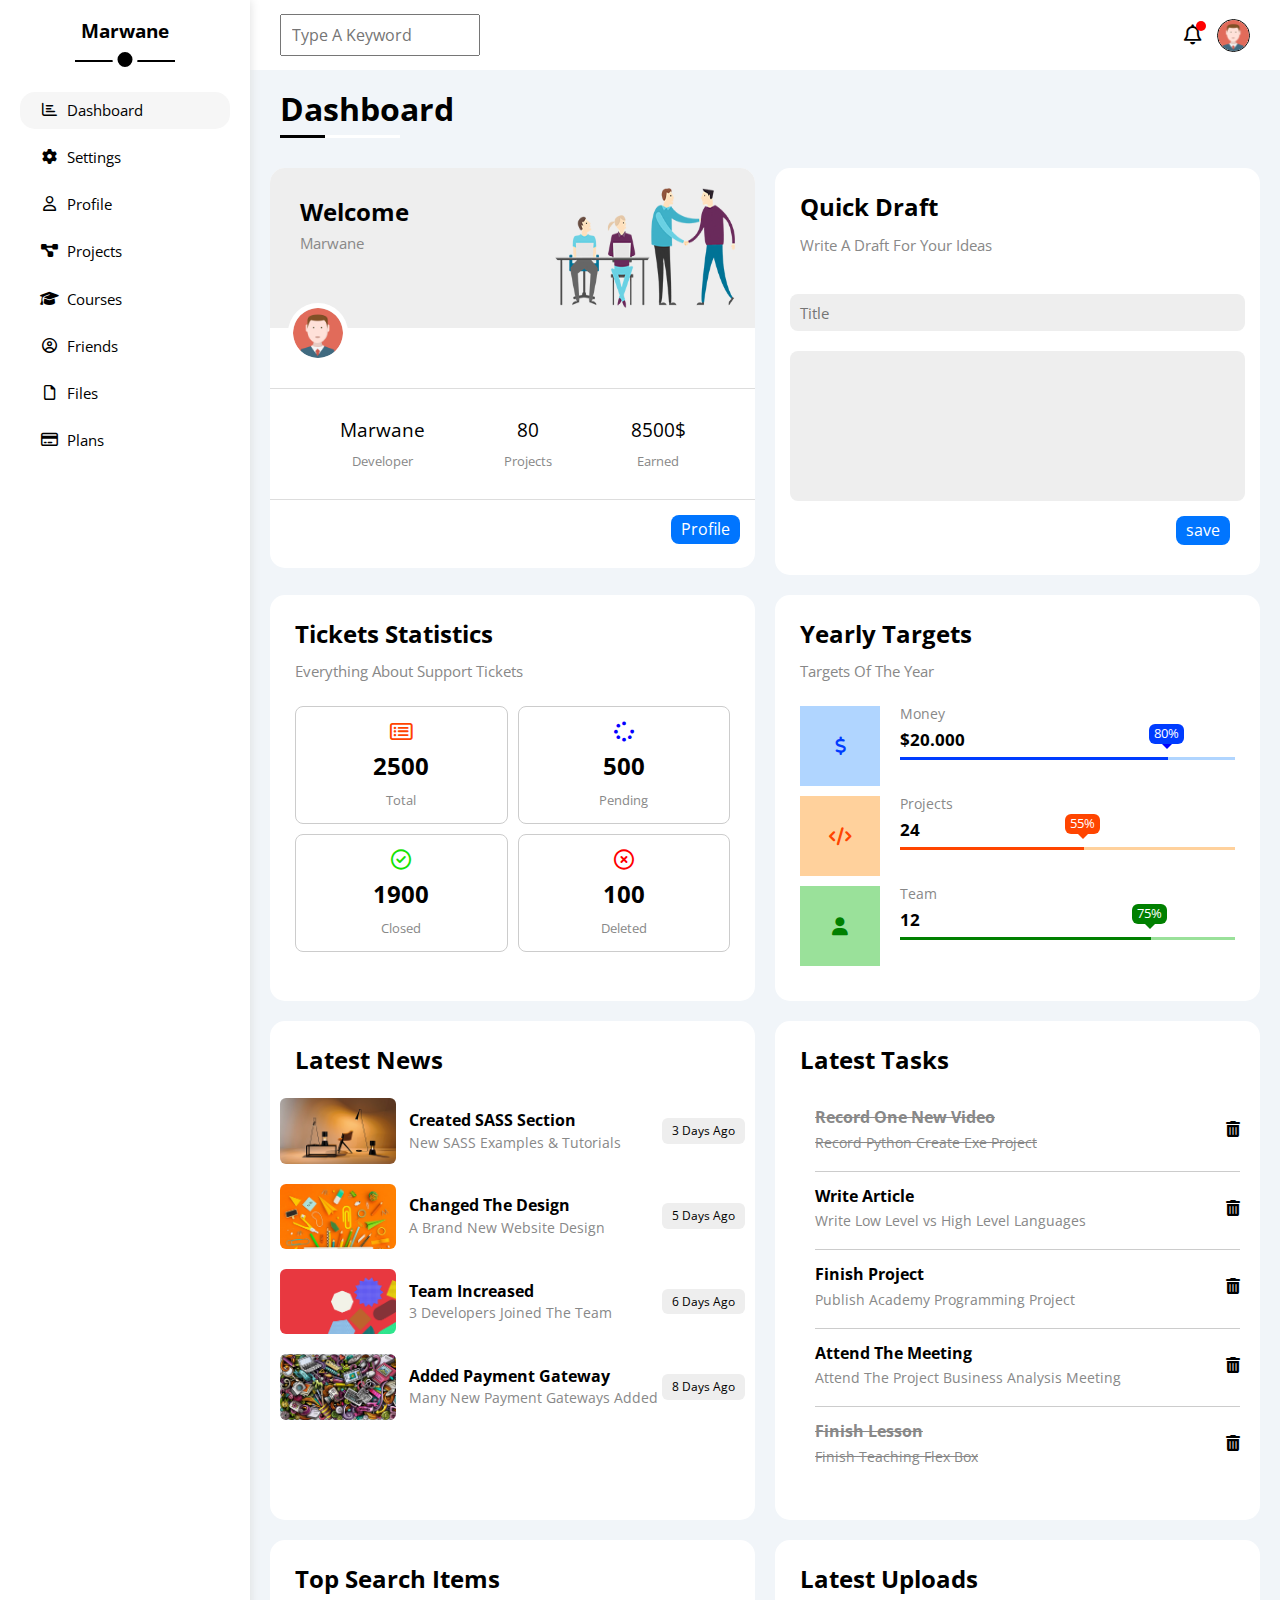
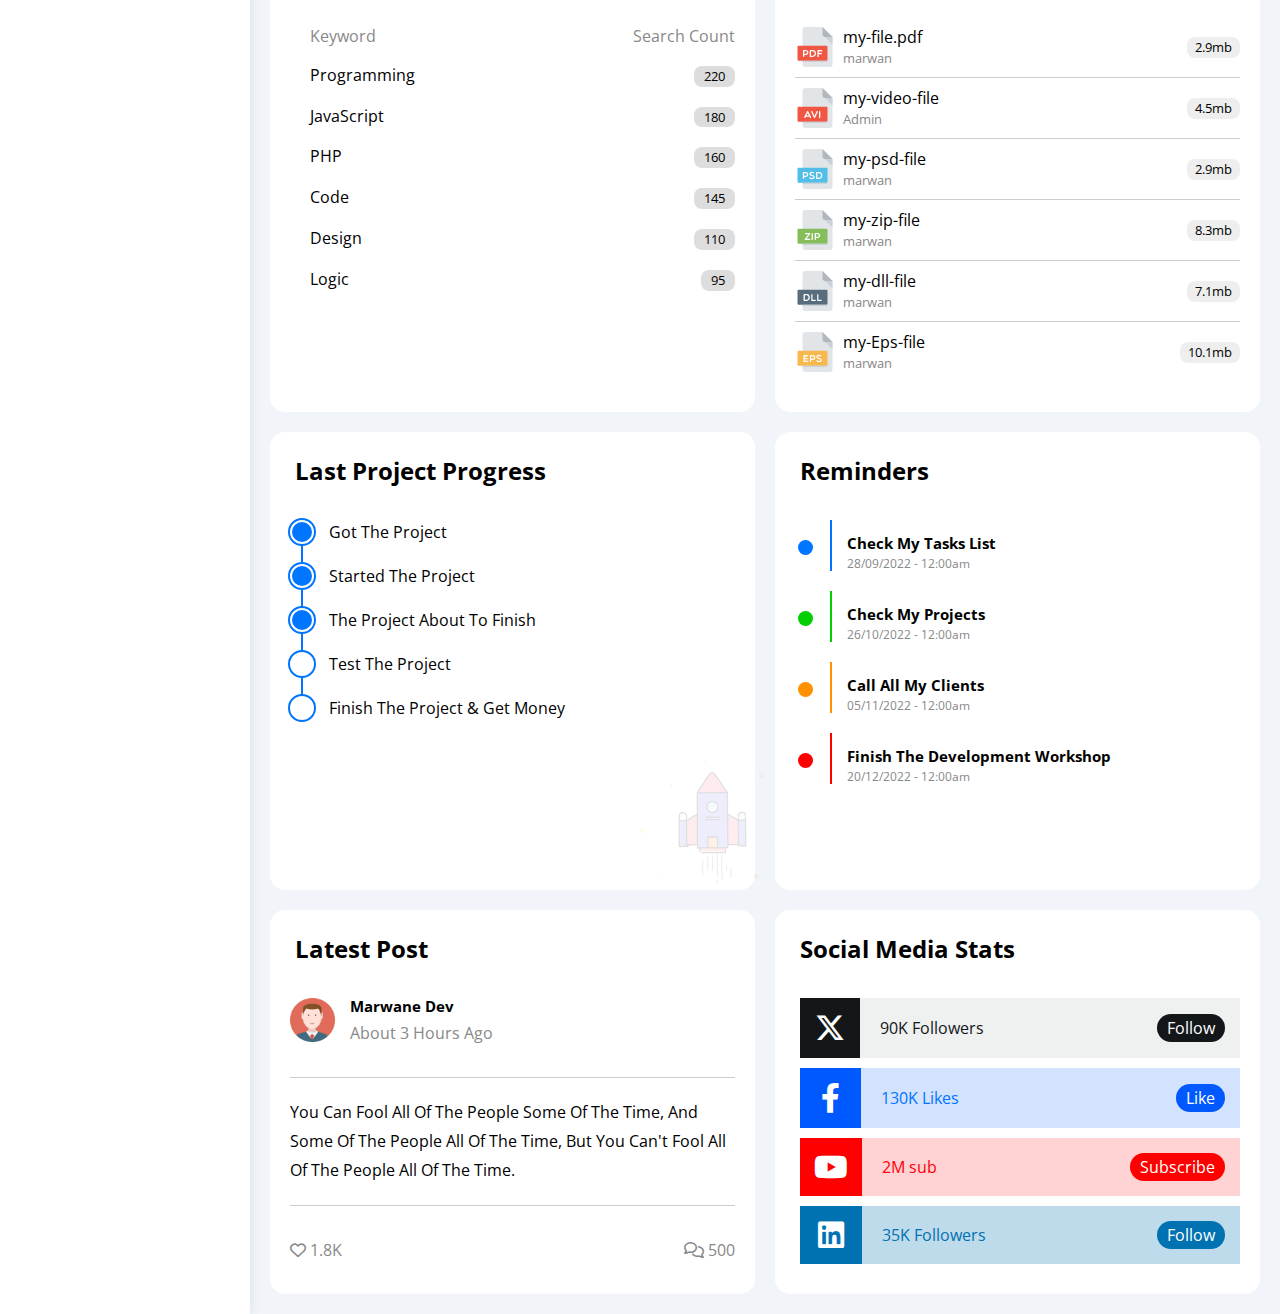
<file: index.html>
<!DOCTYPE html>
<html lang="en">
<head>
    <meta charset="UTF-8">
    <meta name="viewport" content="width=device-width, initial-scale=1.0">
    <title>Dashboard</title>
    <link rel="stylesheet" href="css/main.css">
    <link rel="stylesheet" href="css/all.min.css">
    <link rel="stylesheet" href="css/normalize.css">
    <link rel="preconnect" href="https://fonts.googleapis.com" />
    <link rel="preconnect" href="https://fonts.gstatic.com" crossorigin />
    <link href="https://fonts.googleapis.com/css2?family=Open+Sans:wght@300;500&display=swap" rel="stylesheet" />
</head>
<body>
    <div class="page">
        <div class="m-h">
        <menu>
            <h3>Marwane</h3>
            <ul>
                <li class="active">
                    <a href="index.html">
                        <i class="fa-regular fa-chart-bar fa-fw"></i>
                        <span>Dashboard</span>
                    </a>
                </li>
                <li>
                    <a href="setting.html">
                        <i class="fa-solid fa-gear fa-fw"></i>
                        <span>Settings</span>
                    </a>
                </li>
                <li>
                    <a href="index.html">
                        <i class="fa-regular fa-user fa-fw"></i>
                        <span>Profile</span>
                    </a>
                </li>
                <li>
                    <a href="index.html" >
                        <i class="fa-solid fa-diagram-project fa-fw"></i>
                        <span>Projects</span>
                    </a>
                </li>
                <li>
                    <a href="index.html">
                        <i class="fa-solid fa-graduation-cap fa-fw"></i>
                        <span>Courses</span>
                    </a>
                </li>
                <li>
                    <a href="index.html">
                        <i class="fa-regular fa-circle-user fa-fw"></i>
                        <span>Friends</span>
                    </a>
                </li>
                <li>
                    <a href="index.html">
                        <i class="fa-regular fa-file fa-fw"></i>
                        <span>Files</span>
                    </a>
                </li>
                <li>
                    <a href="index.html">
                        <i class="fa-regular fa-credit-card fa-fw"></i>
                        <span>Plans</span>
                    </a>
                </li>
            </ul>
        </menu>
        <div class="main">
         <header>
            <form action="">
                <input type="search" placeholder="Type A Keyword">
            </form>
            <div class="content">
                    <i class="fa-regular fa-bell"></i>
                <img src="images/avatar.png" alt="">
            </div>
         </header>
        <div class="m-heading">
            <h1>Dashboard</h1>
        </div>
        <div class="main-content">
            <div class="box1">
                <div class="welcome">
                    <div class="text">
                <h2>Welcome</h2>
                <span>Marwane</span>
            </div>
            <img src="images/welcome.png" alt="">
                 </div>
                 <img src="images/avatar.png" class="avatar" alt="">
                 <div class="info">
                    <div>
                        <h3>Marwane</h3>
                        <span>Developer</span>
                    </div>
                    <div>
                        <h3>80</h3>
                        <span>Projects</span>
                    </div>
                    <div>
                        <h3>8500$</h3>
                        <span>Earned</span>
                    </div>
                 </div>
                 <a href="Profile">Profile</a>
            </div>
            <div class="box2">
                <div class="welcome">
                    <h2>Quick Draft</h2>
                    <span>Write A Draft For Your Ideas</span>
                </div>
                <form action="">
                <input type="text" name="" id="" placeholder="Title">
                <input type="url" name="" id="">
                <input type="submit" value="save">
            </form>
            </div>
            <div class="box3">
                <div class="welcome">
                    <h2>Tickets Statistics</h2>
                    <span>Everything About Support Tickets</span>
                </div>
                <div class="content">
                    <div class="total">
                        <i class="fa-regular fa-rectangle-list"></i>
                        <h2>2500</h2>
                        <span>Total</span>
                    </div>
                    <div class="pending">
                        <i class="fa-solid fa-spinner"></i>
                        <h2>500</h2>
                        <span>Pending</span>
                    </div>
                    <div class="closed">
                        <i class="fa-regular fa-circle-check"></i>
                        <h2>1900</h2>
                        <span>Closed</span>
                    </div>
                    <div class="deleted">
                        <i class="fa-regular fa-circle-xmark"></i>
                        <h2>100</h2>
                        <span>Deleted</span>
                    </div>
                </div>
            </div>
            <div class="box4">
                <div class="welcome">
                    <h2>Yearly Targets</h2>
                    <span>Targets Of The Year</span>
                </div>
                <div class="main">
                <div class="money cla">
                    <div class="icn">
                    <i class="fa-solid fa-dollar-sign"></i>
                </div>
                    <div class="content">
                        <p>Money</p>
                        <h2>$20.000</h2>
                        <div class="prog">
                            <span style="width: 80%;">
                            <span class="ss">80%</span>
                        </span>
                        </div>
                    </div>
                </div>
                <div class="projects cla">
                    <div class="icn">
                        <i class="fa-solid fa-code"></i>
                    </div>
                    <div class="content">
                        <p>Projects</p>
                        <h2>24</h2>
                        <div class="prog">
                            <span style="width: 55%;">
                            <span class="ss">55%</span>
                        </span>
                        </div>
                    </div>
                </div>
                <div class="team cla">
                    <div class="icn">
                        <i class="fa-solid fa-user"></i>
                    </div>
                    <div class="content">
                        <p>Team</p>
                        <h2>12</h2>
                        <div class="prog">
                            <span style="width: 75%;">
                            <span class="ss">75%</span>
                            </span>
                        </div>
                    </div>
                </div>
            </div>
            </div>
            <div class="box5">
                <div class="welcome">
                    <h2>Latest News</h2>
                </div>
                    <div class="content">
                       <div class="new">
                        <img src="images/news-01.png" alt="">
                        <div class="info">
                            <div class="text">
                                <h3>Created SASS Section</h3>
                                <p>New SASS Examples & Tutorials</p>
                            </div>
                            <div class="timing">3 Days Ago</div>
                        </div>
                       </div> 
                       <div class="new">
                        <img src="images/news-02.png" alt="">
                        <div class="info">
                            <div class="text">
                                <h3>Changed The Design</h3>
                                <p>A Brand New Website Design</p>
                            </div>
                            <div class="timing">5 Days Ago</div>
                        </div>
                       </div> 
                       <div class="new">
                        <img src="images/news-03.png" alt="">
                        <div class="info">
                            <div class="text">
                                <h3>Team Increased</h3>
                                <p>3 Developers Joined The Team</p>
                            </div>
                            <div class="timing">6 Days Ago</div>
                        </div>
                       </div> 
                       <div class="new">
                        <img src="images/news-04.png" alt="">
                        <div class="info">
                            <div class="text">
                                <h3>Added Payment Gateway</h3>
                                <p>Many New Payment Gateways Added</p>
                            </div>
                            <div class="timing">8 Days Ago</div>
                        </div>
                       </div> 
                    </div>
                
            </div>
            <div class="box6">
                <div class="welcome">
                    <h2>Latest Tasks</h2>
                </div>
                <div class="content">
                    <div class="taskes">
                        <div class="text">
                            <h4>Record One New Video</h4>
                            <p> Record Python Create Exe Project</p>
                        </div>
                        <a href=""><i class="fa-solid fa-trash-can"></i></a>
                    </div>
                    <div class="taskes">
                        <div class="text">
                            <h4>Write Article</h4>
                            <p> Write Low Level vs High Level Languages</p>
                        </div>
                        <a href=""><i class="fa-solid fa-trash-can"></i></a>
                    </div>
                    <div class="taskes">
                        <div class="text">
                            <h4>Finish Project</h4>
                            <p> Publish Academy Programming Project</p> 
                        </div>
                        <a href=""><i class="fa-solid fa-trash-can"></i></a>
                    </div>
                    <div class="taskes">
                        <div class="text">
                            <h4>Attend The Meeting</h4>
                            <p> Attend The Project Business Analysis Meeting</p>
                        </div>
                        <a href=""><i class="fa-solid fa-trash-can"></i></a>
                    </div>
                    <div class="taskes">
                        <div class="text">
                            <h4>Finish Lesson</h4>
                            <p> Finish Teaching Flex Box</p>
                        </div>
                        <a href=""><i class="fa-solid fa-trash-can"></i></a>
                    </div>
                </div>
            </div>
            <div class="box7">
                <div class="welcome">
                    <h2>Top Search Items</h2>
                </div>
                <div class="content">
                    <ul>
                        <li>
                            <div>Keyword</div>
                            <div>Search Count</div>
                        </li>
                        <li>
                            <div>Programming</div>
                            <div class="count">220</div>
                        </li>
                        <li>
                            <div>JavaScript</div>
                            <div class="count">180</div>
                        </li>
                        <li>
                            <div>PHP</div>
                            <div class="count">160</div>
                        </li>
                        <li>
                            <div>Code</div>
                            <div class="count">145</div>
                        </li>
                        <li>
                            <div>Design</div>
                            <div class="count">110</div>
                        </li>
                        <li>
                            <div>Logic</div>
                            <div class="count">95</div>
                        </li>
                    </ul>
                </div>
            </div>
            <div class="box8">
                <div class="welcome">
                    <h2>Latest Uploads</h2>
                </div>
                <div class="content">
                    <ul>
                        <li>
                            <img src="images/pdf.svg" alt="">
                            <div class="text">
                                <div class="name-file">
                                    <span>my-file.pdf</span>
                                    <p>marwan</p>
                                </div>
                                <div class="size">
                                    2.9mb
                                </div>
                            </div>
                        </li>
                        <li>
                            <img src="images/avi.svg" alt="">
                            <div class="text">
                                <div class="name-file">
                                    <span>my-video-file</span>
                                    <p>Admin</p>
                                </div>
                                <div class="size">
                                    4.5mb
                                </div>
                            </div>
                        </li>
                        <li>
                            <img src="images/psd.svg" alt="">
                            <div class="text">
                                <div class="name-file">
                                    <span>my-psd-file</span>
                                    <p>marwan</p>
                                </div>
                                <div class="size">
                                    2.9mb
                                </div>
                            </div>
                        </li>
                        <li>
                            <img src="images/zip.svg" alt="">
                            <div class="text">
                                <div class="name-file">
                                    <span>my-zip-file</span>
                                    <p>marwan</p>
                                </div>
                                <div class="size">
                                    8.3mb
                                </div>
                            </div>
                        </li>
                        <li>
                            <img src="images/dll.svg" alt="">
                            <div class="text">
                                <div class="name-file">
                                    <span>my-dll-file</span>
                                    <p>marwan</p>
                                </div>
                                <div class="size">
                                    7.1mb
                                </div>
                            </div>
                        </li>
                        <li>
                            <img src="images/eps.svg" alt="">
                            <div class="text">
                                <div class="name-file">
                                    <span>my-Eps-file</span>
                                    <p>marwan</p>
                                </div>
                                <div class="size">
                                    10.1mb
                                </div>
                            </div>
                        </li>
                    </ul>
                </div>
            </div>
            <div class="box9">
                <div class="welcome">
                    <h2>Last Project Progress</h2>
                </div>
                <div class="content">
                    <ul>
                        <li class="done">Got The Project</li>
                        <li class="done">Started The Project</li>
                        <li class="done">The Project About To Finish</li>
                        <li class="current">Test The Project</li>
                        <li>Finish The Project & Get Money</li>
                    </ul>
                    <img src="images/project.png" alt="">
                </div>
            </div>
            <div class="box10">
                <div class="welcome">
                    <h2>Reminders</h2>
                </div>
                <div class="content">
                    <ul>
                        <li class="blue">
                            <h4>Check My Tasks List</h4>
                            <span>28/09/2022 - 12:00am</span>
                        </li>
                        <li class="green">
                            <h4>Check My Projects</h4>
                            <span>26/10/2022 - 12:00am</span>
                        </li>
                        <li class="orange">
                            <h4>Call All My Clients</h4>
                            <span>05/11/2022 - 12:00am</span>
                        </li>
                        <li class="red">
                            <h4>Finish The Development Workshop</h4>
                            <span>20/12/2022 - 12:00am</span>
                        </li>
                    </ul>
                </div>
            </div>
            <div class="box11">
                <div class="welcome">
                    <h2>Latest Post</h2>
                </div>
                <div class="container">
                <div class="content">
                    <img src="images/avatar.png" alt="">
                    <div class="info">
                        <h3>Marwane Dev</h3>
                        <span>About 3 Hours Ago</span>
                    </div>
                </div>
                <div class="dis">
                    <p>You Can Fool All Of The People Some Of The Time, And Some Of The People All Of The Time, But You Can't Fool All Of The People All Of The Time.</p>
                </div>
                <div class="reacts">
                    <div>
                        <i class="fa-regular fa-heart"></i>
                        <span>1.8K</span>
                    </div>
                    <div>
                        <i class="fa-regular fa-comments"></i>
                        <span>500</span>
                    </div>
                </div>
            </div>
            </div>
            <div class="box12">
                <div class="welcome">
                    <h2>Social Media Stats</h2>
                    <div class="content">
                        <div class="twitter">
                            <i class="fa-brands fa-x-twitter"></i>
                            <span>90K Followers</span>
                            <a href="#">Follow</a>
                        </div>
                        <div class="Facebook">
                            <i class="fa-brands fa-facebook-f"></i>
                            <span>130K Likes</span>
                            <a href="#">Like</a>
                        </div>
                        <div class="Youtube">
                            <i class="fa-brands fa-youtube"></i>
                            <span>2M sub</span>
                            <a href="#">Subscribe</a>
                        </div>
                        <div class="Linkedin">
                            <i class="fa-brands fa-linkedin"></i>
                            <span>35K Followers</span>
                            <a href="#">Follow</a>
                        </div>
                    </div>
                </div>
            </div>
            <!--<div class="box13">
                <div class="welcome">
                    <h2>Projects</h2>
                </div>
                <div class="content">
                    <thead>
                        <tr>
                            <td>Name</td>
                            <td>Finish Date</td>
                            <td>Client</td>
                            <td>Price</td>
                            <td>Team</td>
                            <td>Status</td>
                        </tr>
                    </thead>
                    <tbody>
                        <tr>
                            <td>Ministry Wikipedia</td>
                            <td>10 May 2022</td>
                            <td>Ministry</td>
                            <td>$5300</td>
                            <td>
                              <img decoding="async" src="images/team-01.png" alt="" />
                              <img decoding="async" src="images/team-02.png" alt="" />
                              <img decoding="async" src="images/team-03.png" alt="" />
                              <img decoding="async" src="images/team-05.png" alt="" />
                            </td>
                            <td>
                              <span class="label btn-shape bg-orange c-white">Pending</span>
                            </td>
                          </tr>
                          <tr>
                            <td>Elzero Shop</td>
                            <td>12 Oct 2021</td>
                            <td>Elzero Company</td>
                            <td>$1500</td>
                            <td>
                              <img decoding="async" src="images/team-01.png" alt="" />
                              <img decoding="async" src="images/team-02.png" alt="" />
                              <img decoding="async" src="images/team-05.png" alt="" />
                            </td>
                            <td><span class="label btn-shape bg-blue c-white">In Progress</span></td>
                          </tr>
                          <tr>
                            <td>Bouba App</td>
                            <td>05 Sep 2021</td>
                            <td>Bouba</td>
                            <td>$800</td>
                            <td>
                              <img decoding="async" src="images/team-02.png" alt="" />
                              <img decoding="async" src="images/team-03.png" alt="" />
                            </td>
                            <td><span class="label btn-shape bg-green c-white">Completed</span></td>
                          </tr>
                          <tr>
                            <td>Mahmoud Website</td>
                            <td>22 May 2021</td>
                            <td>Mahmoud</td>
                            <td>$600</td>
                            <td>
                              <img decoding="async" src="images/team-01.png" alt="" />
                              <img decoding="async" src="images/team-02.png" alt="" />
                            </td>
                            <td><span class="label btn-shape bg-green c-white">Completed</span></td>
                          </tr>
                          <tr>
                            <td>Sayed Website</td>
                            <td>24 May 2021</td>
                            <td>Sayed</td>
                            <td>$300</td>
                            <td>
                              <img decoding="async" src="images/team-01.png" alt="" />
                              <img decoding="async" src="images/team-03.png" alt="" />
                            </td>
                            <td><span class="label btn-shape bg-red c-white">Rejected</span></td>
                          </tr>
                          <tr>
                            <td>Arena Application</td>
                            <td>01 Mar 2021</td>
                            <td>Arena Company</td>
                            <td>$2600</td>
                            <td>
                              <img decoding="async" src="images/team-01.png" alt="" />
                              <img decoding="async" src="images/team-02.png" alt="" />
                              <img decoding="async" src="images/team-03.png" alt="" />
                              <img decoding="async" src="images/team-04.png" alt="" />
                            </td>
                            <td><span class="label btn-shape bg-green c-white">Completed</span></td>
                          </tr>
                    </tbody>
                </div>
            </div>
        </div>
    </div>
    </div>
    </div>
</body>
</html>
</file>
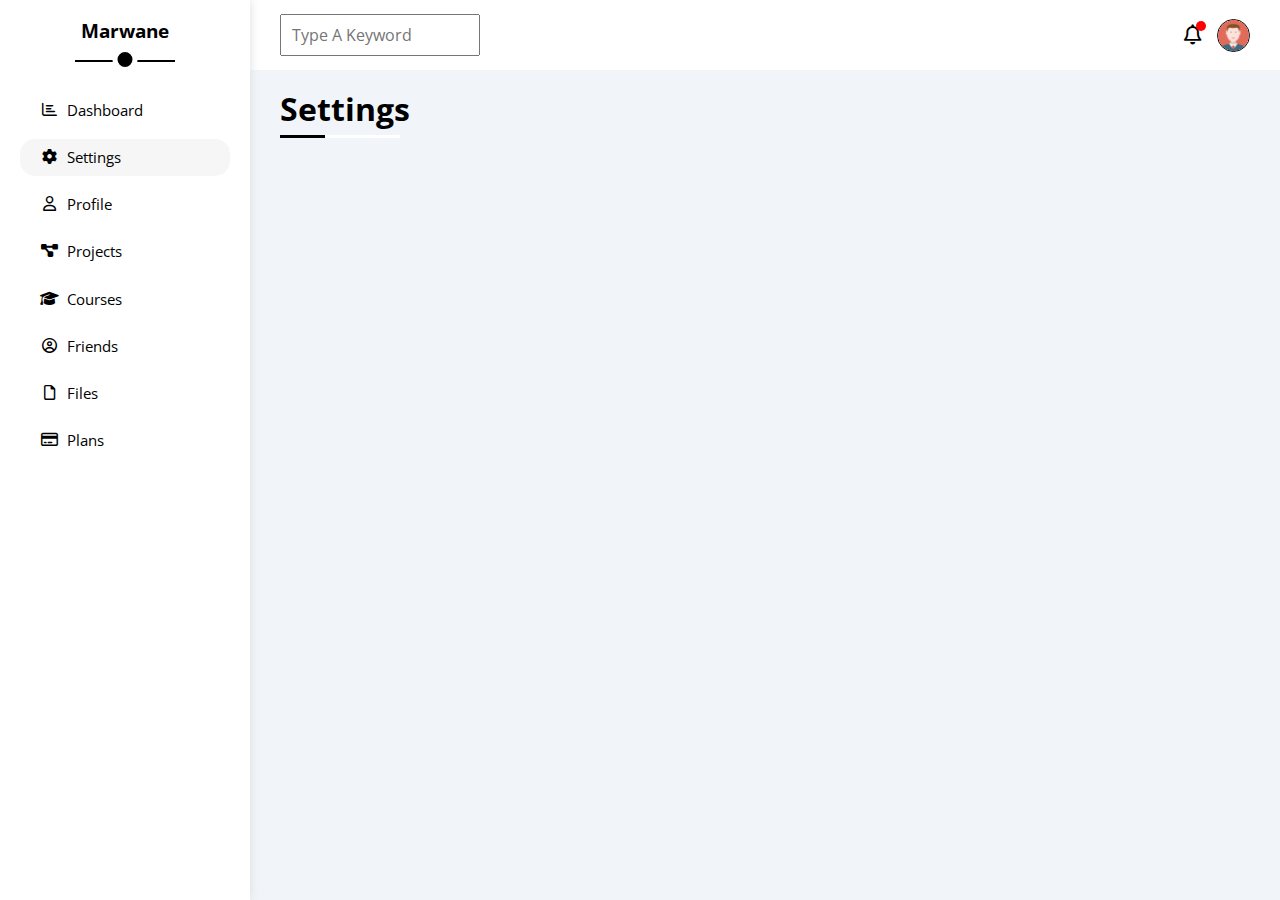
<file: setting.html>
<!DOCTYPE html>
<html lang="en">
<head>
    <meta charset="UTF-8">
    <meta name="viewport" content="width=device-width, initial-scale=1.0">
    <title>Settings</title>
    <link rel="stylesheet" href="css/main.css">
    <link rel="stylesheet" href="css/all.min.css">
    <link rel="stylesheet" href="css/normalize.css">
    <link rel="preconnect" href="https://fonts.googleapis.com" />
    <link rel="preconnect" href="https://fonts.gstatic.com" crossorigin />
    <link href="https://fonts.googleapis.com/css2?family=Open+Sans:wght@300;500&display=swap" rel="stylesheet" />
</head>
<body>
    <body>
        <div class="page">
            <div class="m-h">
            <menu>
                <h3>Marwane</h3>
                <ul>
                    <li>
                        <a href="index.html">
                            <i class="fa-regular fa-chart-bar fa-fw"></i>
                            <span>Dashboard</span>
                        </a>
                    </li>
                    <li class="active">
                        <a href="setting.html">
                            <i class="fa-solid fa-gear fa-fw"></i>
                            <span>Settings</span>
                        </a>
                    </li>
                    <li>
                        <a href="index.html">
                            <i class="fa-regular fa-user fa-fw"></i>
                            <span>Profile</span>
                        </a>
                    </li>
                    <li>
                        <a href="index.html" >
                            <i class="fa-solid fa-diagram-project fa-fw"></i>
                            <span>Projects</span>
                        </a>
                    </li>
                    <li>
                        <a href="index.html">
                            <i class="fa-solid fa-graduation-cap fa-fw"></i>
                            <span>Courses</span>
                        </a>
                    </li>
                    <li>
                        <a href="index.html">
                            <i class="fa-regular fa-circle-user fa-fw"></i>
                            <span>Friends</span>
                        </a>
                    </li>
                    <li>
                        <a href="index.html">
                            <i class="fa-regular fa-file fa-fw"></i>
                            <span>Files</span>
                        </a>
                    </li>
                    <li>
                        <a href="index.html">
                            <i class="fa-regular fa-credit-card fa-fw"></i>
                            <span>Plans</span>
                        </a>
                    </li>
                </ul>
            </menu>
            <div class="main">
             <header>
                <form action="">
                    <input type="search" placeholder="Type A Keyword">
                </form>
                <div class="content">
                        <i class="fa-regular fa-bell"></i>
                    <img src="images/avatar.png" alt="">
                </div>
             </header>
             <div class="m-heading">
                <h1>Settings</h1>
            </div>
            <div class="setting-content">
            

            </div>
</body>
</html>
</file>
<file: css/main.css>
:root {
  --text-color: #888;
  --bott-color: #0075ff;
  --hover-color: #0264d4;
  --border-color: #ccc;
}

* {
  box-sizing: border-box;
  padding: 0;
  margin: 0;
}

body {
  font-family: "open sans", sans-serif;
  margin: 0;
}

*:focus {
  outline: none;
}

a {
  text-decoration: none;
}

ul {
  list-style: none;
}

input:focus {
  outline: none;
}

.page .m-h {
  background-color: #f1f5f9;
  min-height: 100vh;
  display: flex;
}

.page menu {
  background-color: white;
  padding: 20px;
  position: relative;
  width: 250px;
  text-align: center;
  box-shadow: 0 0 10px #ddd;
  z-index: 3;
}

.page menu h3 {
  margin-bottom: 50px;
  position: relative;
}

.page menu h3::before {
  content: '';
  position: absolute;
  height: 2px;
  width: 100px;
  left: 50%;
  transform: translateX(-50%);
  bottom: -20px;
  background-color: black;
}

.page menu h3::after {
  content: '';
  position: absolute;
  height: 15px;
  width: 15px;
  background-color: black;
  border-radius: 50%;
  bottom: -30px;
  left: 50%;
  transform: translateX(-50%);
  border: solid white 5px;

}

.page menu ul {
  text-align: start;
}

.page menu ul li {
  border-radius: 15px;
  transition: 0.3s;
}

.page menu ul li a {
  color: black;
  font-size: 15px;
  padding: 10px 20px;
  margin-bottom: 10px;
  display: flex;
}

.page menu ul li:hover {
  background-color: #f6f6f6;

}

.page menu ul li a i {
  margin-right: 8px;
}

.page menu ul .active {
  background-color: #f6f6f6;
}

@media(max-width: 767px) {
  .page menu {
    width: 62px;
    padding: 10px;
  }

  .page menu h3::before,
  .page menu h3::after {
    display: none;
  }

  .page menu h3 {
    font-size: 10px;
    margin-top: 30px;
  }

  .page a {
    padding: 8px 15px !important;
  }

  .page menu span {
    display: none;
  }
}

.main {
  flex: 1;
  /*background-color: #f1f5f9;*/
}

header {
  background-color: white;
  display: flex;
  flex: 1;
  height: 70px;
  justify-content: space-between;
  align-items: center;
  padding: 30px;
  position: relative;
}

header .content {
  display: flex;
  align-items: center;
  justify-content: space-between;
  text-align: center;
  position: relative;
}

header .content::before {
  position: absolute;
  content: "";
  height: 10px;
  width: 10px;
  background-color: red;
  border-radius: 50%;
  top: 2px;
  right: 44px;
}

header .content img {
  width: 33px;
  cursor: pointer;
  border: 1px solid rgb(0, 0, 0);
  border-radius: 50%;
}

header .content i {
  font-size: 20px;
  margin-right: 15px;
  cursor: pointer;
}

header form input {
  width: 200px;
  padding: 10px;
}

.main .m-heading {
  margin-left: 30px;
  position: relative;
  margin-bottom: 40px;
}

.main .m-heading h1 {
  position: relative;
}

.main .m-heading h1::before {
  content: "";
  position: absolute;
  height: 3px;
  width: 120px;
  background-color: white;
  bottom: -10px;
}

.main .m-heading h1::after {
  content: "";
  position: absolute;
  height: 3px;
  width: 45px;
  background-color: black;
  bottom: -10px;
  left: 0;
}

.main-content {
  display: grid;
  grid-template-columns: repeat(auto-fill, minmax(450px, 1fr));
  gap: 20px;
  margin: 20px;
}

.main-content .box1 {
  height: 400px;
  background-color: white;
  border-radius: 15px;
  overflow: hidden;
  position: relative;
}

.main-content .box1 .welcome {
  display: flex;
  background-color: #EEEEEE;
  justify-content: space-between;
  height: 40%;
  width: 100%;
}

.main-content .box1 .welcome img {
  width: 200px;
  padding: 20px 20px 20px 0;
}

.main-content .box1 .welcome .text {
  padding: 30px;
}

.main-content .box1 .welcome .text h2 {
  margin-bottom: 8px;
}

.main-content .box1 .welcome .text span {
  color: var(--text-color);
  font-size: 15px;
}

.main-content .box1 .avatar {
  width: 60px;
  border: 5px white solid;
  border-radius: 50%;
  position: absolute;
  top: 135px;
  left: 18px;
}

.main-content .box1 .info {
  margin-top: 60px;
  padding: 30px;
  display: flex;
  justify-content: space-around;
  border-top: solid 1px #ddd;
  border-bottom: solid 1px #ddd;
  text-align: center;
}

.main-content .box1 .info h3 {
  margin-bottom: 10px;
  font-weight: normal;
}

.main-content .box1 .info span {
  font-size: 13px;
  color: var(--text-color);
}

.main-content .box1 a {
  display: block;
  padding: 5px 10px;
  background-color: var(--bott-color);
  margin: 15px 15px 15px auto;
  ;
  width: fit-content;
  color: white;
  border-radius: 8px;
  transition: 0.3s;
}

.main-content .box1 a:hover {
  background-color: var(--hover-color);
}

.main-content .box2 {
  background-color: white;
  border-radius: 15px;
  overflow: hidden;
  position: relative;
}

.main-content .box2 .welcome {
  padding: 25px;
}

.main-content .box2 .welcome h2 {
  margin-bottom: 15px;
}

.main-content .box2 .welcome span {
  color: var(--text-color);
  font-size: 15px;
}

.main-content .box2 form {
  padding: 15px;
}

.main-content .box2 form input {
  display: block;
}

.main-content .box2 form input[type="text"] {
  background-color: #eee;
  display: block;
  width: 100%;
  height: 37px;
  margin-bottom: 20px;
  border: none;
  border-radius: 8px;
}

.main-content .box2 form input::placeholder {
  font-size: 15px;
  padding: 10px;
}

.main-content .box2 form input[type="url"] {
  background-color: #eee;
  border: none;
  height: 150px;
  width: 100%;
  border-radius: 8px;
}

.main-content .box2 form input[type="submit"] {
  display: block;
  margin: 15px 15px 15px auto;
  color: white;
  background-color: var(--bott-color);
  border: none;
  padding: 5px 10px;
  border-radius: 8px;
  cursor: pointer;
  transition: 0.3s;
}

.main-content .box2 form input[type="submit"]:hover {
  background-color: var(--hover-color);
}

.main-content .box3 {
  background-color: white;
  border-radius: 15px;
  display: flex;
  flex-direction: column;
  position: relative;
}

.main-content .box3 .welcome {
  padding: 25px 25px 0px 25px;
}

.main-content .box3 .welcome h2 {
  margin-bottom: 15px;
}

.main-content .box3 .welcome span {
  color: var(--text-color);
  font-size: 15px;
}

.main-content .box3 .content {
  display: grid;
  grid-template-columns: repeat(auto-fill, minmax(200px, 1fr));
  text-align: center;
  gap: 10px;
  padding: 25px;
}

.main-content .box3 .content div {
  padding: 15px;
  border: 1px solid var(--border-color);
  border-radius: 8px;
}

.main-content .box3 .content div h2 {
  margin: 10px 0;
}

.main-content .box3 .content div span {
  font-size: 13px;
  color: var(--text-color);
}

.main-content .box3 .content .pending i {
  color: rgb(4, 0, 255);
  font-size: 20px;
}

.main-content .box3 .content .closed i {
  color: rgb(21, 226, 3);
  font-size: 20px;
}

.main-content .box3 .content .total i {
  color: rgb(255, 68, 0);
  font-size: 20px;
}

.main-content .box3 .content .deleted i {
  color: rgb(255, 0, 0);
  font-size: 20px;
}

.main-content .box4 {
  background-color: rgb(255, 255, 255);
  border-radius: 15px;
  position: relative;
}

.main-content .box4 .welcome {
  padding: 25px 25px 0px 25px;
}

.main-content .box4 .welcome h2 {
  margin-bottom: 15px;
}

.main-content .box4 .welcome span {
  color: var(--text-color);
  font-size: 15px;
}

.main-content .box4 .main {
  padding: 25px;
  display: flex;
  flex-direction: column;
  flex-wrap: wrap;
}

.main-content .box4 .main .cla {
  display: flex;
  margin-bottom: 10px;
}

.main-content .box4 .main .cla .icn {
  height: 80px;
  width: 80px;
  text-align: center;
  display: flex;
  align-items: center;
}

.main-content .box4 .main .cla .icn i {
  flex: 1;
  font-size: 18px;
}

.main-content .box4 .main .money .icn {
  background-color: rgba(0, 119, 255, 0.308);
}

.main-content .box4 .main .money .icn i {
  color: #003cff;
}

.main-content .box4 .main .projects .icn {
  background-color: rgba(255, 136, 0, 0.39);
}

.main-content .box4 .main .projects .icn i {
  color: orangered;
}

.main-content .box4 .main .team .icn {
  background-color: rgba(0, 179, 0, 0.397);
}

.main-content .box4 .main .team .icn i {
  color: green;
}

.main-content .box4 .main .cla .content {
  margin-left: 20px;
  flex: 1;
}

.main-content .box4 .main .cla .content p {
  color: var(--text-color);
  font-size: 14px;
}

.main-content .box4 .main .cla .content h2 {
  font-size: 17px;
  margin: 8px 0 8px 0;
}

.main-content .box4 .main .cla .prog {
  width: 100%;
  height: 3px;
  background-color: rgba(0, 119, 255, 0.308);
  position: relative;
}

.main-content .box4 .main .cla .prog span {
  position: absolute;
  background-color: #003cff;
  height: 3px;
}

.main-content .box4 .main .projects .prog {
  background-color: rgba(255, 136, 0, 0.39);
}

.main-content .box4 .main .projects .prog span {
  background-color: orangered;
}

.main-content .box4 .main .team .prog {
  background-color: rgba(0, 179, 0, 0.397);
}

.main-content .box4 .main .team .prog span {
  background-color: green;
}

.main-content .box4 .main .cla .prog span .ss {
  position: absolute;
  bottom: 16px;
  right: -16px;
  color: white;
  padding: 2px 5px;
  border-radius: 6px;
  font-size: 13px;
  height: 20px;
}

.main-content .box4 .main .cla .prog span .ss::before {
  content: "";
  border-color: blue transparent transparent transparent;
  border-width: 5px;
  border-style: solid;
  position: absolute;
  bottom: -10px;
  left: 50%;
  transform: translateX(-50%);
}

.main-content .box4 .main .projects .prog span .ss::before {
  border-color: orangered transparent transparent transparent;
}

.main-content .box4 .main .team .prog span .ss::before {
  border-color: green transparent transparent transparent;
}

.main-content .box5 {
  background-color: white;
  border-radius: 15px;
  position: relative;
}

.main-content .box5 .welcome {
  padding: 25px 0px 0px 25px;
}

.main-content .box5 .welcome h2 {
  margin-bottom: 15px;
}

.main-content .box5 .content {
  display: flex;
  flex-direction: column;
  padding: 10px;
}

.main-content .box5 .content .new {
  display: flex;
  margin-bottom: 20px;
  justify-content: space-between;
}

@media(max-width:768px) {
  .main-content .box5 .content .new {
    flex-direction: column;
    justify-content: center;
    align-items: center;
  }

  .main-content .box5 .content .new .info {
    flex-wrap: wrap;
    flex-direction: column;
    text-align: center;
    margin: 10px;
  }

  .main-content .box5 .content .new .info p {
    margin-top: 10px;
  }

  .main-content .box5 .content .new .info .timing {
    margin-top: 15px;
  }
}

.main-content .box5 .content .new img {
  width: 25%;
  border-radius: 6px;
}

@media(max-width:768px) {
  .main-content .box5 .content .new img {
    width: 180px;
  }
}

.main-content .box5 .content .new .info {
  display: flex;
  flex: 1;
  padding: 10px 0;
  justify-content: space-between;
  align-items: center;
  margin-left: 13px;
}

.main-content .box5 .content .new .info h3 {
  font-size: 16px;
  margin-bottom: 5px;
}

.main-content .box5 .content .new .info p {
  color: var(--text-color);
  font-size: 14px;
}

.main-content .box5 .content .new .info .timing {
  background: #eee;
  padding: 6px 10px;
  font-size: 12px;
  border-radius: 6px;
}

.main-content .box6 {
  background-color: white;
  border-radius: 15px;
  position: relative;
}

.main-content .box6 .welcome {
  padding: 25px 0px 0px 25px;
}

.main-content .box6 .welcome h2 {
  margin-bottom: 15px;
}

.main-content .box6 .content {
  margin-left: 20px;
  padding: 20px;
}

.main-content .box6 .content .taskes {
  display: flex;
  margin-bottom: 15px;
  justify-content: space-between;
  border-bottom: 1px solid var(--border-color);
  padding-bottom: 20px;
  align-items: center;
}

.main-content .box6 .content .taskes:last-child {
  border-bottom: none;
}

.main-content .box6 .content .taskes .text h4 {
  margin-bottom: 8px;
}

.main-content .box6 .content .taskes:first-child {
  text-decoration: line-through;
  color: var(--text-color);
}

.main-content .box6 .content .taskes:last-of-type {
  text-decoration: line-through;
  color: var(--text-color);
}

.main-content .box6 .content .taskes .text p {
  color: var(--text-color);
  font-size: 14px;
}

.main-content .box6 .content .taskes a {
  color: black;
  transition: 0.3s;
}

.main-content .box6 .content .taskes a:hover {
  color: orangered;
}

.main-content .box7 {
  background-color: white;
  border-radius: 15px;
  position: relative;
}

.main-content .box7 .welcome {
  padding: 25px 0px 0px 25px;
}

.main-content .box7 .welcome h2 {
  margin-bottom: 15px;
}

.main-content .box7 .content {
  margin-left: 20px;
  padding: 20px;
}

.main-content .box7 .content ul li {
  display: flex;
  justify-content: space-between;
  margin-bottom: 20px;
}

.main-content .box7 .content ul li .count:not(:first-child) {
  background-color: #ddd;
  padding: 3px 10px;
  border-radius: 8px;
  font-size: 13px;
}

.main-content .box7 .content ul li:first-child {
  color: var(--text-color);
}

.main-content .box8 {
  background-color: white;
  border-radius: 15px;
  position: relative;
}

.main-content .box8 .welcome {
  padding: 25px 0px 0px 25px;
}

.main-content .box8 .welcome h2 {
  margin-bottom: 15px;
}

.main-content .box8 .content {
  padding: 20px;
}

.main-content .box8 .content ul li {
  display: flex;
  margin-bottom: 10px;
  align-items: center;
  border-bottom: 1px solid var(--border-color);
  padding-bottom: 10px;
}

.main-content .box8 .content ul li:last-child {
  border-bottom: none;
}

.main-content .box8 .content img {
  width: 40px;
  margin-right: 8px;
}

.main-content .box8 .content ul li .text {
  display: flex;
  justify-content: space-between;
  flex: 1;
  align-items: center;
}

.main-content .box8 .content ul li .text .name-file p {
  color: var(--text-color);
  font-size: 13px;
  margin-top: 5px;
}

.main-content .box8 .content ul li .text .size {
  background-color: #eee;
  padding: 3px 8px;
  border-radius: 8px;
  font-size: 13px;
}

.main-content .box9 {
  background-color: white;
  border-radius: 15px;
  position: relative;
}

.main-content .box9 .welcome {
  padding: 25px 0px 0px 25px;
}

.main-content .box9 .welcome h2 {
  margin-bottom: 15px;
}

.main-content .box9 .content {
  padding: 20px;
  position: relative;
}

.main-content .box9 .content ul {
  position: relative;
}

.main-content .box9 .content ul::before {
  content: "";
  height: 100%;
  width: 2px;
  background-color: #0075ff;
  position: absolute;
  left: 11px;
}

.main-content .box9 .content ul li {
  margin-bottom: 20px;
  display: flex;
  align-items: center;
  position: relative;
}

.main-content .box9 .content ul li::before {
  content: "";
  height: 20px;
  width: 20px;
  border-radius: 50%;
  background-color: white;
  border: white solid 2px;
  outline: #0075ff solid 2px;
  display: block;
  margin-right: 15px;
}

.main-content .box9 .content ul .done::before {
  background-color: #0075ff;
}

.main-content .box9 .content ul .current::before {
  animation: change-color 0.8s infinite alternate;
}

.main-content .box9 .content img {
  width: 30%;
  position: relative;
  left: 350px;
  top: 20px;
  opacity: 12%;
}

@keyframes change-color {
  from {
    background-color: #0075ff;
  }

  to {
    background-color: white;
  }
}

.main-content .box10 {
  background-color: white;
  border-radius: 15px;
  position: relative;
}

.main-content .box10 .welcome {
  padding: 25px 0px 0px 25px;
}

.main-content .box10 .welcome h2 {
  margin-bottom: 15px;
}

.main-content .box10 .content {
  padding: 20px;
}

.main-content .box10 .content ul li {
  margin-bottom: 20px;
  padding: 0 15px;
  position: relative;
  margin-left: 35px;
  display: flex;
  flex-direction: column;
  justify-content: center;
}

.main-content .box10 .content ul .blue {
  border-left: solid var(--bott-color) 2px;
}

.main-content .box10 .content ul .green {
  border-left: solid rgb(3, 207, 3) 2px;
}

.main-content .box10 .content ul .orange {
  border-left: solid rgb(255, 145, 0) 2px;
}

.main-content .box10 .content ul .red {
  border-left: solid red 2px;
}

.main-content .box10 .content ul li:before {
  content: "";
  position: relative;
  height: 15px;
  width: 15px;
  background-color: black;
  border-radius: 50%;
  left: -49px;
  top: 20px;
  margin-right: 20px;
  display: block;
}

.main-content .box10 .content ul .blue:before {
  background-color: var(--bott-color);
}

.main-content .box10 .content ul .green:before {
  background-color: rgb(3, 207, 3);
}

.main-content .box10 .content ul .orange:before {
  background-color: rgb(255, 145, 0);
}

.main-content .box10 .content ul .red:before {
  background-color: red;
}

.main-content .box10 .content ul li h4 {
  font-size: 15px;
  margin-bottom: 5px;
}

.main-content .box10 .content ul li span {
  color: var(--text-color);
  font-size: 12px;
}

.main-content .box11 {
  background-color: white;
  border-radius: 15px;
  position: relative;
}

.main-content .box11 .welcome {
  padding: 25px 0px 0px 25px;
}

.main-content .box11 .welcome h2 {
  margin-bottom: 15px;
}

.main-content .box11 .container {
  padding: 20px;
}

.main-content .box11 .content {
  display: flex;
  align-items: center;
}

.main-content .box11 .content img {
  width: 10%;
  margin-right: 15px;
}

.main-content .box11 .content .info h3 {
  font-size: 15px;
  margin-bottom: 8px;
}

.main-content .box11 .content .info span {
  color: var(--text-color);
}

.main-content .box11 .dis {
  border-top: solid 1px var(--border-color);
  border-bottom: solid 1px var(--border-color);
  padding: 20px 0;
  margin-top: 35px;
}

.main-content .box11 .dis p {
  line-height: 1.8;
}

.main-content .box11 .reacts {
  display: flex;
  justify-content: space-between;
  margin-top: 35px;
  color: var(--text-color);
}

.main-content .box12 {
  background-color: white;
  border-radius: 15px;
  position: relative;
}

.main-content .box12 .welcome {
  padding: 25px 0px 0px 25px;
}

.main-content .box12 .welcome h2 {
  margin-bottom: 15px;
}

.main-content .box12 .content {
  padding: 20px 20px 20px 0px;
}

.main-content .box12 .content div {
  display: flex;
  justify-content: space-between;
  margin-bottom: 10px;
  align-items: center;
  padding: 0 15px 0 0;
  background-color: #0264d48c;
}

.main-content .box12 .content .twitter {
  background-color: #14171a11;
}

.main-content .box12 .content .twitter i {
  background-color: #14171A;
  display: flex;
  justify-content: center;
  padding: 15px;
  font-size: 30px;
  color: white;
  transition: 0.3s;
}

.main-content .box12 .content .twitter i:hover {
  transform: rotate(5deg);
}

.main-content .box12 .content .twitter span {
  color: #14171A;
}

.main-content .box12 .content .twitter a {
  background-color: #14171A;
  display: block;
  padding: 5px 10px;
  color: white;
  border-radius: 15px;
  transition: 0.3s;
}

.main-content .box12 .content .twitter a:hover {
  background-color: #1d4163;
}

.main-content .box12 .content div span {
  flex: 1;
  margin-left: 20px;
}

.main-content .box12 .content .Facebook {
  background-color: rgba(0, 89, 255, 0.171);
}

.main-content .box12 .content .Facebook i {
  background-color: #0059ff;
  display: flex;
  justify-content: center;
  padding: 15px 21px;
  font-size: 30px;
  color: white;
  transition: 0.3s;
}

.main-content .box12 .content .Facebook i:hover {
  transform: rotate(5deg);
}

.main-content .box12 .content .Facebook span {
  color: #0075ff;
}

.main-content .box12 .content .Facebook a {
  background-color: #0059ff;
  display: block;
  padding: 5px 10px;
  color: white;
  border-radius: 15px;
  transition: 0.3s;
}

.main-content .box12 .content .Facebook a:hover {
  background-color: #0244d4
}

.main-content .box12 .content .Youtube {
  background-color: rgba(255, 0, 0, 0.171);
}

.main-content .box12 .content .Youtube i {
  background-color: rgb(255, 0, 0);
  display: flex;
  justify-content: center;
  padding: 14px 14px;
  font-size: 30px;
  color: white;
  transition: 0.3s;
}

.main-content .box12 .content .Youtube i:hover {
  transform: rotate(5deg);
}

.main-content .box12 .content .Youtube span {
  color: #ff000d;
}

.main-content .box12 .content .Youtube a {
  background-color: rgb(255, 0, 0);
  display: block;
  padding: 5px 10px;
  color: white;
  border-radius: 15px;
  transition: 0.3s;
}

.main-content .box12 .content .Youtube a:hover {
  background-color: #e20000
}

.main-content .box12 .content .Linkedin {
  background-color: #0073b141;
}

.main-content .box12 .content .Linkedin i {
  background-color: #0072b1;
  display: flex;
  justify-content: center;
  padding: 14px 18px;
  font-size: 30px;
  color: white;
  transition: 0.3s;
}

.main-content .box12 .content .Linkedin i:hover {
  transform: rotate(5deg);
}

.main-content .box12 .content .Linkedin span {
  color: #0072b1;
}

.main-content .box12 .content .Linkedin a {
  background-color: #0072b1;
  display: block;
  padding: 5px 10px;
  color: white;
  border-radius: 15px;
  transition: 0.3s;
}

.main-content .box12 .content .Linkedin a:hover {
  background-color: #005685;
}

.main-content .box13 {
  background-color: white;
  border-radius: 15px;
  position: relative;
}

.main-content .box13 .welcome {
  padding: 25px 0px 0px 25px;
}

.main-content .box13 .welcome h2 {
  margin-bottom: 15px;
}

.main-content .box13 .content {
  padding: 20px 20px 20px 0px;
}

.main-content .box13 .content thead tr td {
  background-color: var(--text-color);
}
</file>
